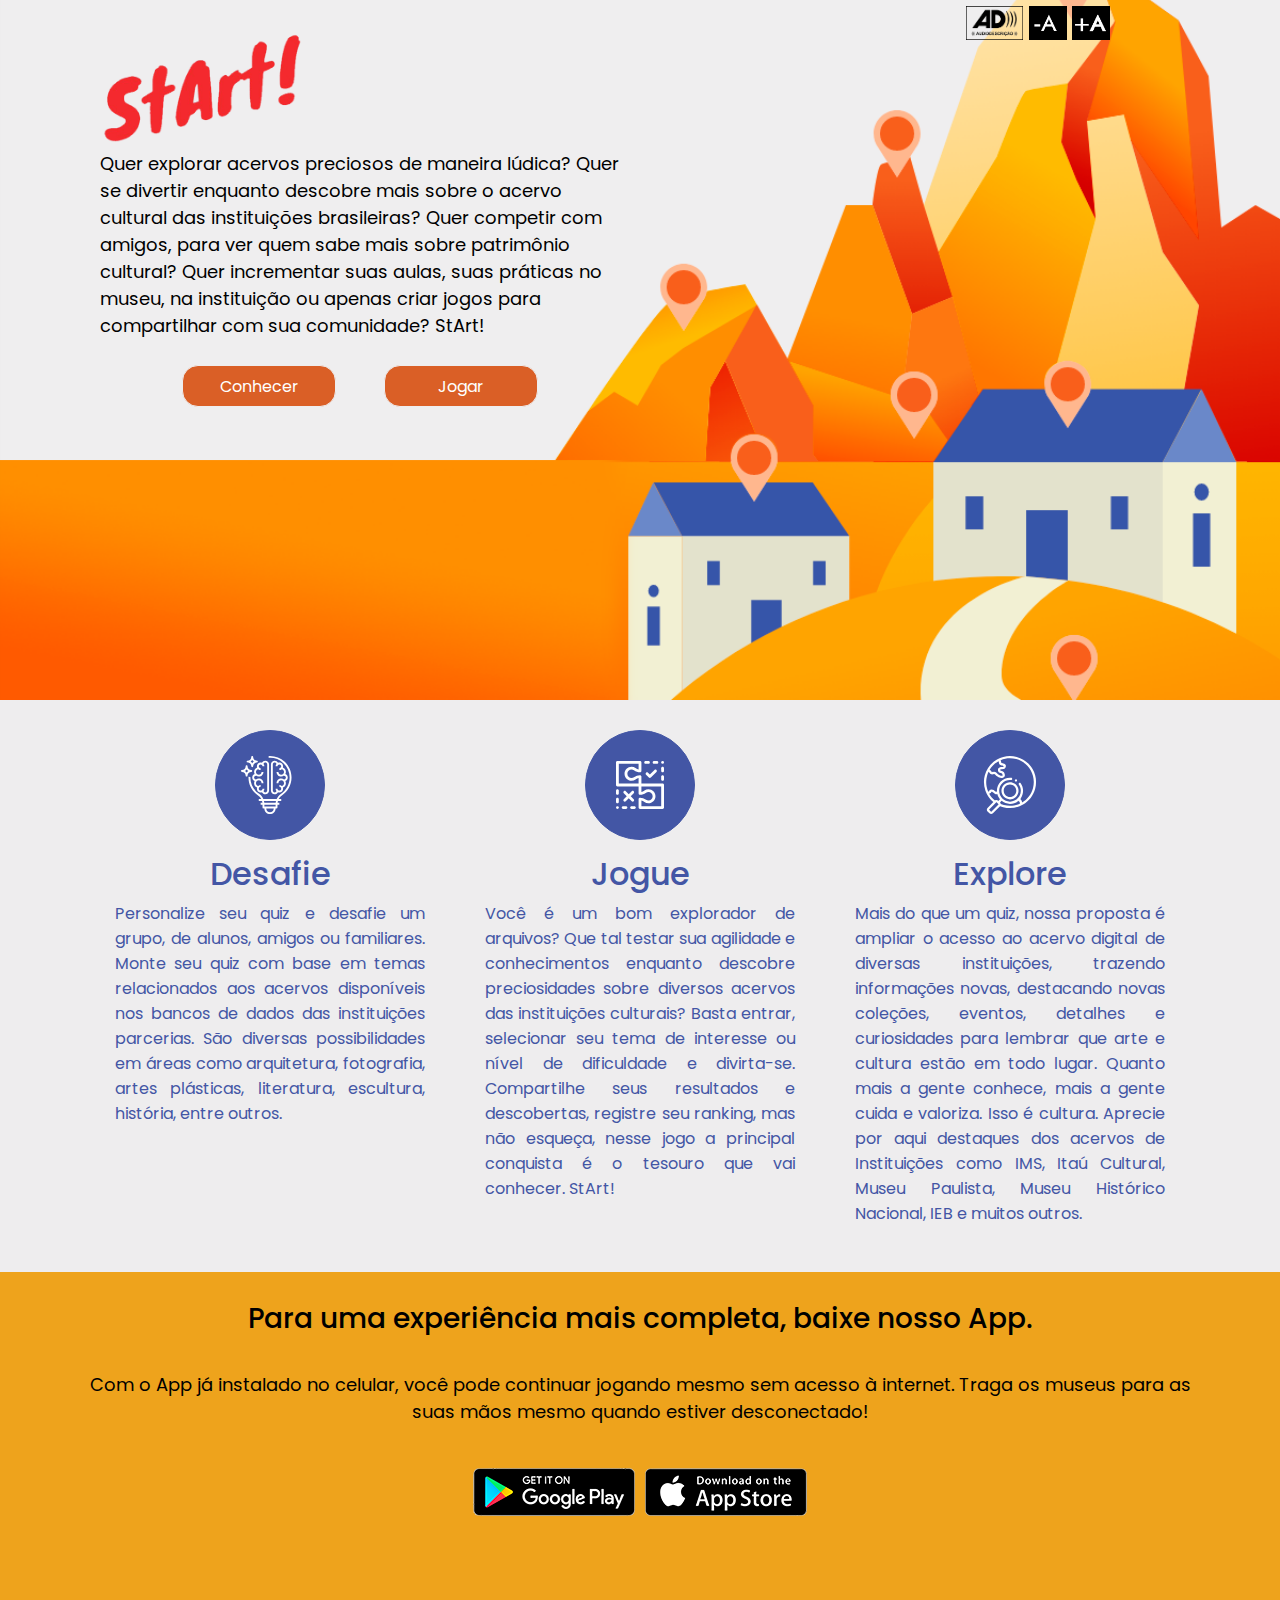
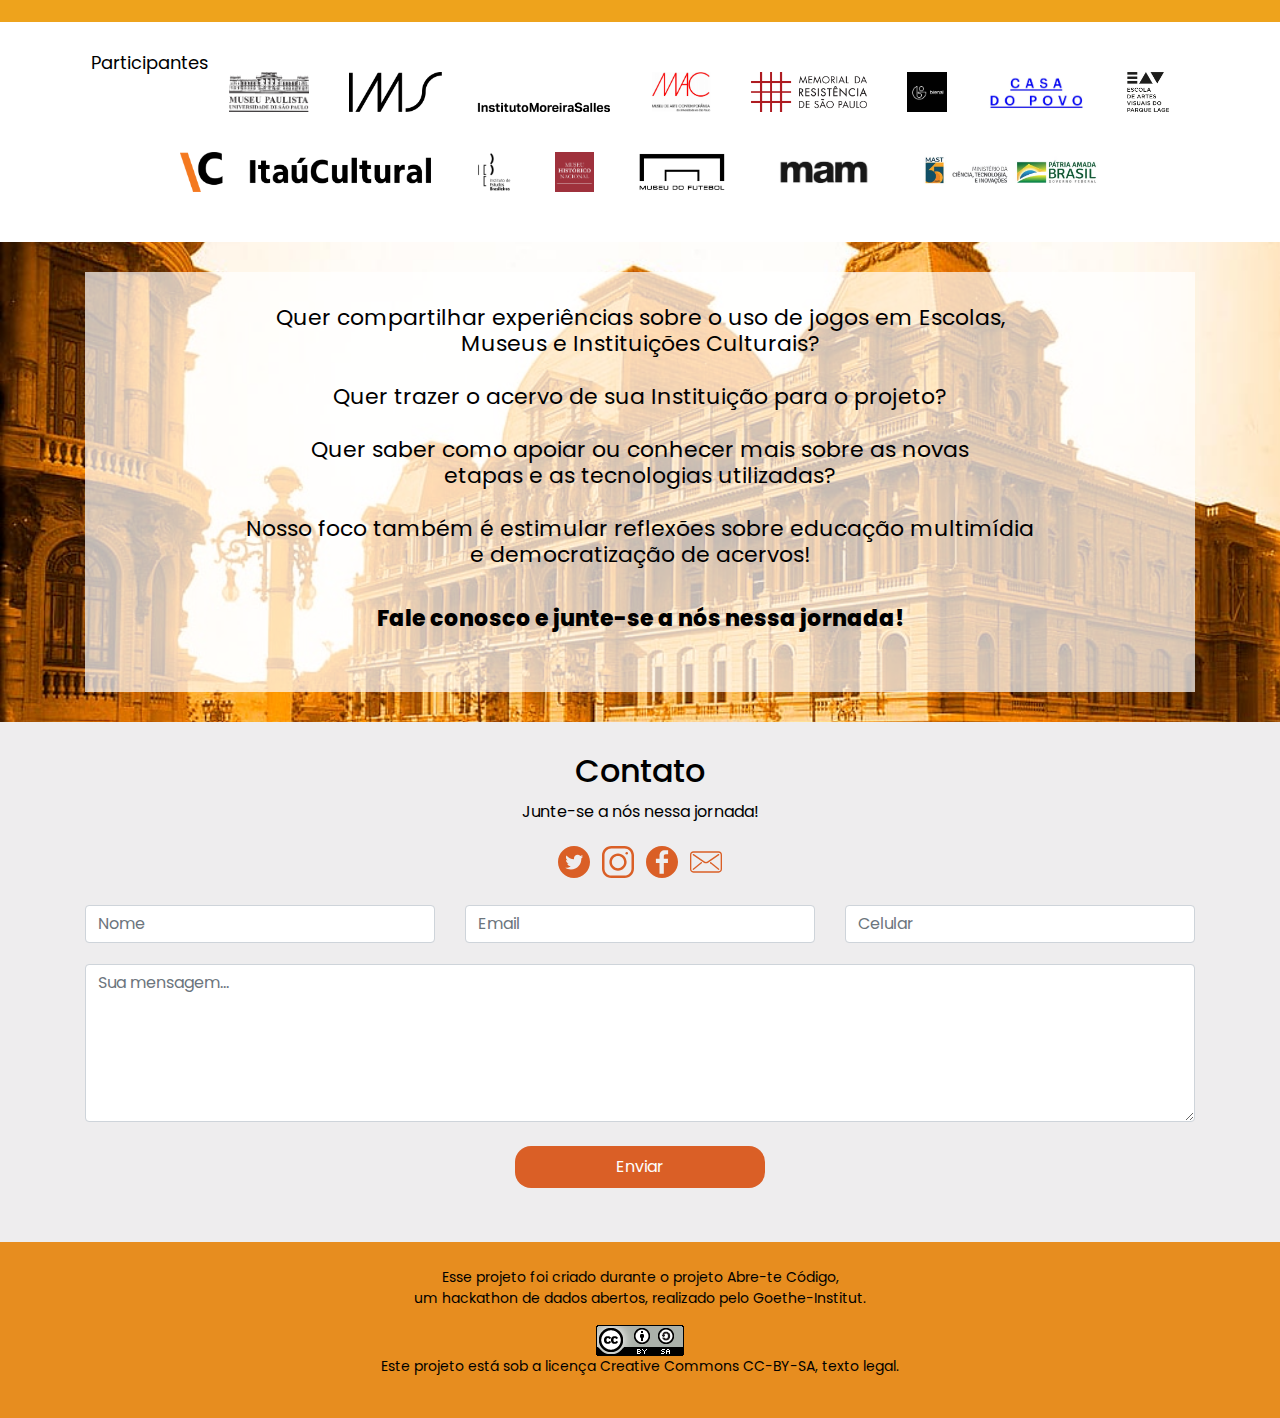
<file: index.html>
<!DOCTYPE html>
<html lang="pt">

<head>
  <meta charset="UTF-8">
  <title>stArt</title>
  <meta name="viewport" content="width=device-width, initial-scale=1.0">

  <meta name="description" content="stArt -  integrando tecnologia, cultura e acessibilidade">
  <meta property="og:type" content="website" />
  <meta property="og:title" content="stArt - sua fonte de cultura e diversão" />
  <meta property="og:description" content="stArt -  integrando tecnologia, cultura e acessibilidade" />
  <meta property="og:url" content="" />
  <meta property="og:image" content="" />

  <link rel="shortcut icon" href="./favicon.png">
  <link href="https://fonts.googleapis.com/css2?family=Poppins:wght@300;400;700&display=swap" rel="stylesheet">
  <link rel="stylesheet" href="css/bootstrap.min.css">
  <link rel="stylesheet" href="css/global.css">
</head>

<body id="principal">
  <div class="container conteudo-acessibilidade d-flex justify-content-end">
    <img src="./src/images/audiodescricao.png" class="ico-acessibilidade-audio" alt="áudio descrição">
    <img src="./src/images/ico-aumentar-fonte.png" class="ico-acessibilidade" alt="aumentar fonte">
  </div>

  <header id="sobre">
    <div class="container">
      <div class="d-flex align-items-top content-description">
        <div class="col-12">
          <img src="./src/images/logo-start.png" alt="Logo StArt" class="logo-start">
          <p>
            Quer explorar acervos preciosos de maneira lúdica? Quer se divertir enquanto descobre mais sobre o acervo cultural das instituições brasileiras? Quer competir com amigos, para ver quem sabe mais sobre patrimônio cultural? Quer incrementar suas aulas, suas práticas no museu, na instituição ou apenas criar jogos para compartilhar com sua comunidade? StArt!
          </p>
          <div class="col-12 d-flex justify-content-center content-buttons">
            <button class="mr-5">Conhecer</button>
            <button type="button" onclick="window.location.href='http://app-start.provisorio.ws/login.asp';">Jogar</button>
          </div>
        </div>
      </div>
    </div>

  </header>


  <section id="vantagens">

    <div class="container d-flex align-self-stretch">
      <div class="col-md-4 vantagens-itens">
        <div class="div-icons-vantagens">
          <img src="./src/images/ico-desafie.svg" class="icons-vantagens" alt="Imagem de uma lâmpada como analogia para pensamento">
        </div>
        <h2>Desafie</h2>
        <p>
          Personalize seu quiz e desafie um grupo, de alunos, amigos ou familiares. Monte seu quiz com base em temas relacionados aos acervos disponíveis nos bancos de dados das instituições parcerias. São diversas possibilidades em áreas como arquitetura, fotografia, artes plásticas, literatura, escultura, história, entre outros.
        </p>
      </div>
      <div class="col-md-4 vantagens-itens">
        <div class="div-icons-vantagens">
          <img src="./src/images/ico-jogue.svg" class="icons-vantagens-jogue" alt="Imagem de quatro peças um quebra-cabeça">
        </div>
        <h2>Jogue</h2>
        <p>
          Você é um bom explorador de arquivos? Que tal testar sua agilidade e conhecimentos enquanto descobre preciosidades sobre diversos acervos das instituições culturais? Basta entrar, selecionar seu tema de interesse ou nível de dificuldade e divirta-se. Compartilhe seus resultados e descobertas, registre seu ranking, mas não esqueça, nesse jogo a principal conquista é o tesouro que vai conhecer. StArt!
        </p>
      </div>
      <div class="col-md-4 vantagens-itens">
        <div class="div-icons-vantagens">
          <img src="./src/images/ico-explore.svg" class="icons-vantagens" alt="Imagem de uma lupa e um globo">
        </div>
        <h2>Explore</h2>
        <p>
          Mais do que um quiz, nossa proposta é ampliar o acesso ao acervo digital de diversas instituições, trazendo informações novas, destacando novas coleções, eventos, detalhes e curiosidades para lembrar que arte e cultura estão em todo lugar. Quanto mais a gente conhece, mais a gente cuida e valoriza. Isso é cultura. Aprecie por aqui destaques dos acervos de Instituições como IMS, Itaú Cultural, Museu Paulista, Museu Histórico Nacional, IEB e muitos outros.
        </p>
      </div>

    </div>
  </section>




  <section id="desafio">
    <div class="container">
      <div class="conteudo-desafio d-flex align-items-center">

        <div class="text-center">
          <h3>Para uma experiência mais completa, baixe nosso App.</h3>
          <br>
          <p> Com o App já instalado no celular, você pode continuar jogando mesmo sem acesso à internet. Traga os museus para as suas mãos mesmo quando estiver desconectado!</p>
          <br>
          <div class="col-12 d-flex align-items-center justify-content-center">
            <img src="./src/images/ico-appstore.png" alt="icones Google Store e AppleStore"> </div>
        </div>

      </div>
    </div>
  </section>


  <section id="casas-cultura">

    <div class="container d-flex align-self-stretch flex-wrap justify-content-center">
      <h3>Participantes</h3><br>
      <img src="./src/images/museus/museu-paulista-da-usp.gif" class="logos-cultura">
      <img src="./src/images/museus/ims_id_assinatura.jpg" class="logos-cultura">
      <img src="./src/images/museus/mac.jpg" class="logos-cultura">
      <img src="./src/images/museus/memorial-da-resistncia.png" class="logos-cultura">
      <img src="./src/images/museus/bienal.jpg" class="logos-cultura">
      <img src="./src/images/museus/cp.jpg" class="logos-cultura">
      <img src="./src/images/museus/eav-parque-lage.png" class="logos-cultura">
      <img src="./src/images/museus/ita-cultural.png" class="logos-cultura">
      <img src="./src/images/museus/ieb.jpg" class="logos-cultura">
      <img src="./src/images/museus/museu-histrico-nacional.jpg" class="logos-cultura">
      <img src="./src/images/museus/mdf.jpg" class="logos-cultura">
      <img src="./src/images/museus/mam.jpg" class="logos-cultura">
      <img src="./src/images/museus/mast.jpg" class="logos-cultura">





    </div>
  </section>


  <section id="encontre-cultura">
    <div class="container">
      <div class="d-flex align-items-center justify-content-center conteudo-cultura">
        <h3>Quer compartilhar experiências sobre o uso de jogos em Escolas,<br class="visible-lg">
          Museus e Instituições Culturais?
          <br><br>
          Quer trazer o acervo de sua Instituição para
          o projeto?
          <br><br>Quer saber como apoiar ou conhecer mais sobre as novas <br class="visible-lg">etapas e as
          tecnologias utilizadas?
          <br><br>Nosso foco também é estimular reflexões sobre educação multimídia<br>
          e democratização de acervos!
        </h3>
        <span>Fale conosco e junte-se a nós nessa jornada!</span>
      </div>
    </div>
  </section>

  <section id="contato">
    <div class="container">
      <div class="row">
        <div class="col-12 text-center">
          <h2>Contato</h2>
          <p>Junte-se a nós nessa jornada!</p>
          <div class="col-12 d-flex justify-content-center">
            <img src="./src/images/ico-twitter.svg" class="ico-redes" alt="icone Twitter">
            <img src="./src/images/ico-instagram.svg" class="ico-redes" alt="icone instagram">
            <img src="./src/images/ico-facebook-logo.svg" class="ico-redes" alt="icone Facebook">
            <img src="./src/images/ico-email.svg" class="ico-redes" alt="icone Email">
          </div>
        </div>
        <div class="col-12 text-center">
          <form class="contact-form row">
            <div class="col-md-4">
              <label></label>
              <input type="text" class="form-control" placeholder="Nome">
            </div>
            <div class="col-md-4">
              <label></label>
              <input type="text" class="form-control" placeholder="Email">
            </div>
            <div class="col-md-4">
              <label></label>
              <input type="text" class="form-control" placeholder="Celular">
            </div>
            <div class="col-md-12">
              <label></label>
              <textarea class="form-control" rows="6" placeholder="Sua mensagem..."></textarea>
            </div>

            <div class="col-12 d-flex justify-content-center py-4">
              <label></label>
              <button type="button">Enviar</button>
            </div>
          </form>

        </div>
      </div>
    </div>
  </section>


  <footer>
    <div class="container">
      <div>
        <p>
          Esse projeto foi criado durante o projeto Abre-te Código, <br>um hackathon de dados abertos, realizado pelo Goethe-Institut.
        </p>
        <p>
          <a href="https://creativecommons.org/licenses/by-sa/4.0/legalcode">
            <img src="./src/images/88x31.png">
            <br>Este projeto está sob a licença Creative Commons CC-BY-SA, texto legal.
          </a>
        </p>
      </div>
    </div>
  </footer>

  <script type="text/javascript" src="js/jquery-3.3.1.slim.min.js"></script>
  <script type="text/javascript" src="js/popper.min.js"></script>
  <script type="text/javascript" src="js/bootstrap.js"></script>
</body>

</html>
</file>
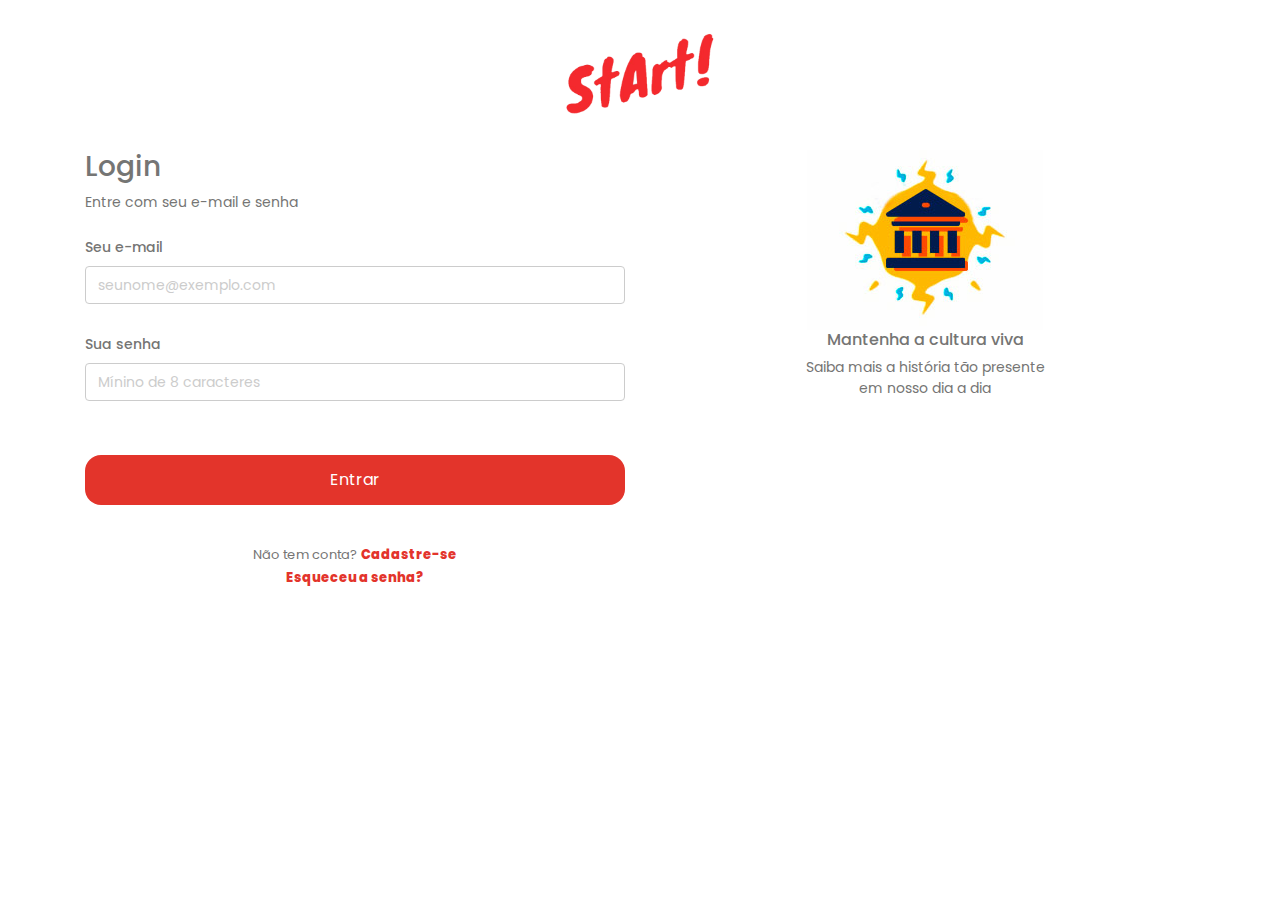
<file: login.html>
<!DOCTYPE html>
<html lang="en">

<head>

  <head>
    <meta charset="UTF-8">
    <title>stArt</title>
    <meta name="viewport" content="width=device-width, initial-scale=1.0">

    <meta name="description" content="stArt -  integrando tecnologia, cultura e acessibilidade">
    <meta property="og:type" content="website" />
    <meta property="og:title" content="stArt - sua fonte de cultura e diversão" />
    <meta property="og:description" content="stArt -  integrando tecnologia, cultura e acessibilidade" />
    <meta property="og:url" content="" />
    <meta property="og:image" content="" />

    <link rel="shortcut icon" href="./favicon.png">

    <link href="https://fonts.googleapis.com/css2?family=Poppins:wght@300;400;500;700&display=swap" rel="stylesheet">
    <link rel="stylesheet" href="css/bootstrap.min.css">
    <link rel="stylesheet" href="css/global.css">
  </head>

<body id="login">

  <section id="login-app">

    <div class="container d-flex align-items-center justify-content-center">
      <div class="row">
        <div class="col-12 text-center">
          <img src="/src/images/logo-start.png" alt="" class="logo">
        </div>

        <div class="col-xs-12 col-sm-6">
          <div>
            <h3>Login</h3>
            <p>Entre com seu e-mail e senha</p>
            <form class="contact-form row py-2">

              <div class="col-12">
                <label>Seu e-mail</label>
                <input type="text" class="form-control" placeholder="seunome@exemplo.com">
              </div>

              <div class="col-12">
                <label>Sua senha</label>
                <input type="password" name="senha" class="form-control" placeholder="Mínino de 8 caracteres">
              </div>


              <div class="col-12 d-flex justify-content-center py-4">
                <label></label>
                <button type="button">Entrar</button>
              </div>

              <div class="col-12 py-3 text-center text-esqueceu">
                <p>Não tem conta? <a href="#">Cadastre-se</a></p>
                <a href="#">
                  <p>Esqueceu a senha?</p>
                </a>
              </div>

            </form>
          </div>
        </div>
        <div class="col-xs-12 col-sm-6 d-flex align-items-center content-slider">
          <div class="text-center">
            <img src="/src/images/slider.jpg" alt="">
            <h4>Mantenha a cultura viva</h4>
            <p>Saiba mais a história tão presente<br> em nosso dia a dia</p>
          </div>
        </div>
      </div>

  </section>

  <script type="text/javascript" src="js/jquery-3.3.1.slim.min.js"></script>
  <script type="text/javascript" src="js/popper.min.js"></script>
  <script type="text/javascript" src="js/bootstrap.js"></script>
</body>

</html>
</file>
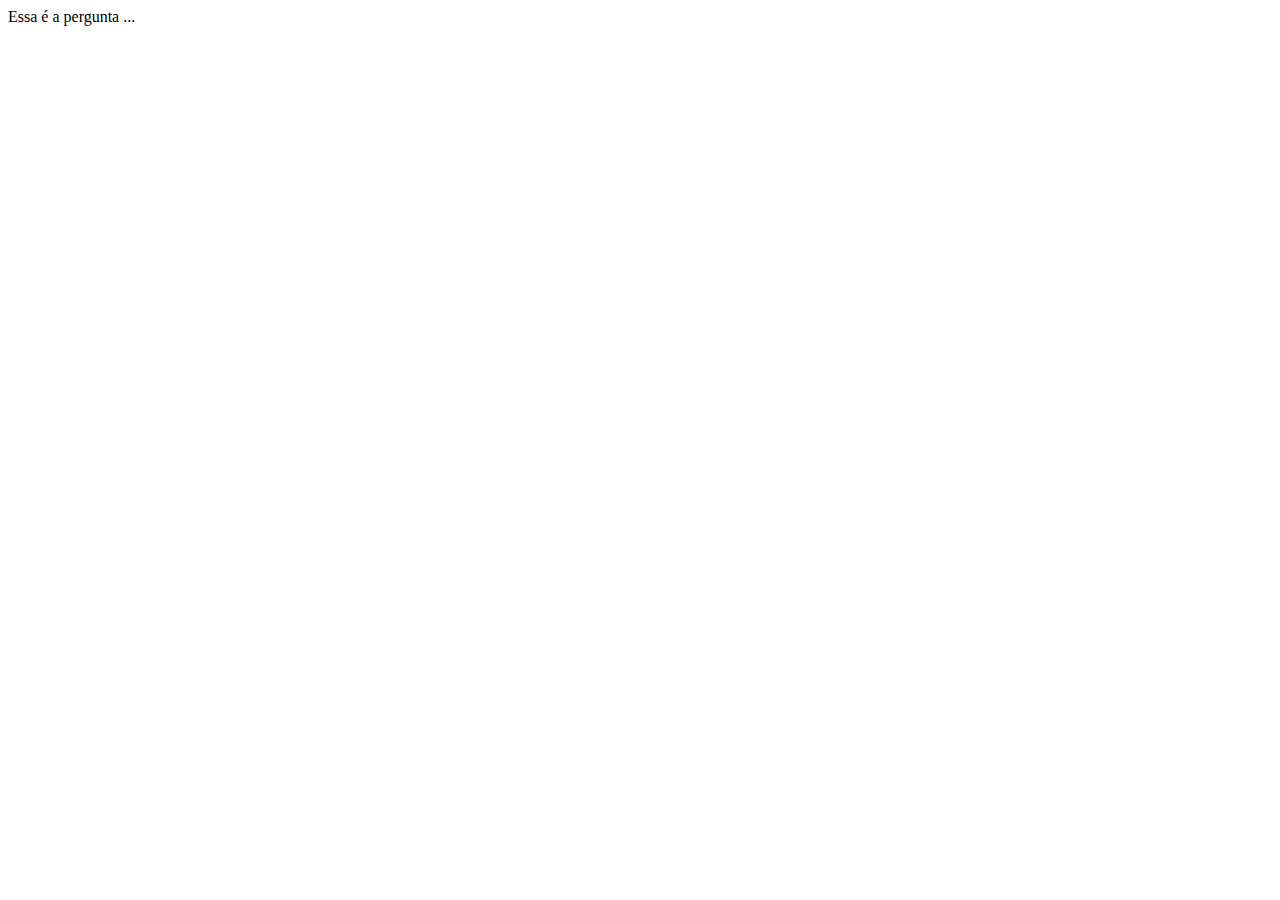
<file: pergunta.html>
<!DOCTYPE html>
<html lang="pt">

<head>
  <meta charset="UTF-8">
  <meta name="viewport" content="width=device-width, initial-scale=1.0">
  <title>Editing question</title>
</head>

<body>
  Essa é a pergunta ...
</body>

</html>
</file>
<file: css/global.css>
/* * {
  margin: 0;
  padding: 0;
  box-sizing: border-box;
} */

body {
  color: #000000;
  background: #eeedee;
}

body, input, button, text-area {
  font: 400 14px 'Poppins', sans-serif;
}

section {
  padding: 30px 0;
}
.nav-login img {
  width: 130px;
}
.paginas-gerais {
  background: #ffffff;
  color: #757574;
}

#principal header .navbar {
  background-color: transparent !important;
}

#principal header .navbar a {
  color: #000000;
}

#principal .conteudo-acessibilidade {
  position: absolute;
  width: 100vw;
  padding: 6px 30px;
  display: flex;
  justify-content: end;
  text-align: right;
  z-index: 8;
}

#principal .conteudo-acessibilidade .ico-acessibilidade {
  height: 34px;
}

#principal .conteudo-acessibilidade .ico-acessibilidade-audio {
  height: 34px;
  padding-right: 6px;
}

#sobre { 
  position: relative;
  height: 100vh;
  max-height: 700px;
  background: #eeedee;
  background: url('../src/images/imagem-abertura.svg');
  background-size: cover;
  background-repeat: no-repeat;
  background-position: bottom center;
}

#sobre .logo-start {
  height: 120px;
}

#sobre h1 {
  color: #DA5F26;
}

#sobre p {
  font-size: 18px;
}


#sobre .content-description {
  padding-top: 30px;
  height: 100vh;
  max-height: 680px;
  max-width: 550px;
}


#sobre .conteudo-acessibilidade {
  padding: 10px 0;
}



#sobre .content-description .content-buttons {
  padding: 10px 0;
  font-weight: 800;
}

#sobre .content-description button {
  font-weight: 400;
  font-size: 16px;
  width: 154px;
  height: 42px;
  border: 0;
  background: #DA5F26;
  border-radius: 16px;
  color:#FFF;
  border: 1px solid #eeedee;

  cursor: pointer;

  transition: background-color 0.2s;

  display: flex;
  justify-content: center;
  align-items: center;
}

#sobre .content-description button a:hover,
#sobre .content-description button:hover {
  background: #EEA31C;
  font-weight: 800;
}

#vantagens p, #vantagens h2 {
  color: #4356A5;
}

#vantagens .vantagens-itens {
  display: flex;
  flex-direction: column; 
  justify-content: start;
  align-items: center;
  padding: 0 30px;
  text-align: justify;
}

#vantagens .vantagens-itens p {
  font-size: 16px;
}

#vantagens .div-icons-vantagens {
  padding: 10px;
  height: 110px;
  width: 110px;
  border-radius:100px;
  background: #4356A5;
  border: 1px solid #4356A5;

  display: flex;
  justify-content: center;
  align-items: center;  
  margin-bottom: 15px;
}

#vantagens .icons-vantagens-jogue {
  height: 48px;
}

#vantagens .icons-vantagens {
  height: 58px;
}

#casas-cultura {
  background: #FFF;
}

#casas-cultura h3 {
  font-size: 18px;
  font-weight: 400;
  text-align: center;
  padding-bottom: 10px;
}

#casas-cultura .logos-cultura {
  height: 40px;
  margin: 20px;
  /* object-fit: cover; */
}



#desafio { 
  height: 100vh;
  max-height: 350px;
  background: #EEA31C;
  color: #000000;
}
#desafio .conteudo-desafio { 
  font-size: 18px;
  font-weight: 400;
  position: relative;
  max-height: 350px;
}

#encontre-cultura {
  height: 100vh;
  max-height: 480px;
  background: #eeedee;
  background: url('../src/images/background-saopaulo.jpg') center center;
  background-size: cover;
  background-repeat: no-repeat;

  display: flex;
  align-items: center;
  /* flex-direction: column; */
}

#encontre-cultura .conteudo-cultura { 
  padding: 35px;
  max-height: 420px;
  background-color: rgba(255, 255, 255, 0.7);
  flex-direction: column; 
}

#encontre-cultura .conteudo-cultura h3 {  
  text-align: center;
  font-size: 22px;
  font-weight: 400;
}

#encontre-cultura .conteudo-cultura span {  
  padding: 25px 0;
  font-size: 22px;
  font-weight: 800;
}

#contato h1 {
  color: #DA5F26;
}

#contato p {
  font-size: 16px;
}

#contato button {
  font-weight: 400;
  font-size: 16px;
  width: 250px;
  height: 42px;
  border: 0;
  background: #DA5F26;
  border-radius: 16px;
  color:#FFF;

  cursor: pointer;

  transition: background-color 0.2s;

  display: flex;
  justify-content: center;
  align-items: center;
}

#contato button a:hover,
#contato button:hover {
  background: #EEA31C;
  font-weight: 800;
}
#contato .ico-redes {
  height: 44px;
  width: 44px;
  padding: 6px;
}

#login {
  background: #FFFFFF;
}

#login-app {
  height: 100vh;
  display: flex;
  align-items: center;
  justify-content: start;
  flex-direction: column;
}
  
#login-app, #login-app .form-control input  {
  color:#757574;
}
#login-app .logo, #conteudo-play .logo {
  max-height: 90px;
  margin-bottom: 30px;
}

#login-app h3, #conteudo-play h3{
  font-weight: 500;
}

#login-app ::placeholder {
  color:#cccccc;
  font-size: 14px;
}

#login-app label {
  font-weight: 500;
}

#login-app input {
  margin-bottom: 30px;
}

#login-app .form-control {
  color: #757574;
  border: 1px solid #cccccc;
  border-radius: .25rem;  
}

#login-app button {
  font-weight: 400;
  font-size: 16px;
  width: 100%;
  height: 50px;
  border: 0;
  background: #e3342b;
  border-radius: 16px;
  color:#FFF;

  cursor: pointer;
  transition: background-color 0.2s;

  display: flex;
  justify-content: center;
  align-items: center;
}

#login-app button a:hover,
#login-app button:hover {
  background: #EEA31C;
  font-weight: 500;
}

#login-app a:hover,
#login-app a {
  color: #e3342b;
  text-decoration: none;
  font-weight: 800;
}
#login-app .text-esqueceu p {
 margin-bottom: 0.2rem;
 font-size: 13px;
}

#login-app .content-slider h4 {
font-weight: 500;
font-size: 16px;
}
#login-app .content-slider {
  display: block;
  flex-direction: column;
}

#playing-app {
  transition: margin-left .5s;
}

#conteudo-play .box-jogo-perguntas {   
  display: flex;
  align-items: center;
  justify-content: center;
  margin-bottom: 20px;
}

#conteudo-play .box-jogo-perguntas h4 {
  font-size: 16px;
  font-weight: 500;
}

#conteudo-play .box-jogo-perguntas span {
  padding-top: 8px;
  display: block;
  width: 100%;
  font-size: 13px;
  font-weight: 400;
  font-style: italic;
}

#conteudo-play .box-jogo-perguntas button {   
  font-weight: 400;
  font-size: 14px;
  width: 100%;
  height: 30px;
  border: 0;
  background: #757574;
  border-radius: 16px;
  color:#FFF;
  margin: 0;

  cursor: pointer;
  transition: background-color 0.2s;

  display: flex;
  justify-content: center;
  align-items: center;
}

#conteudo-play .box-jogo-perguntas button a:hover,
#conteudo-play .box-jogo-perguntas button:hover {
  background: #d2d2d2;
  font-weight: 500;
}

#conteudo-play .box-jogo-perguntas .content-pergunta {
   border-radius: 5px;
  border: 1px solid #757574;  
  padding: 15px;
   min-height: 210px;
}

#conteudo-play .box-jogo-perguntas .content-pergunta p {
   margin-bottom: 0;
}

#conteudo-play .box-jogo-perguntas .content-pergunta .resposta {
   font-style: italic;
   font-size: 13px;
}

#conteudo-play .box-jogo-perguntas .content-pergunta .numeroPergunta {
  position: absolute;
  bottom: 0;
  right: 0;
  text-align: right;
   font-size: 36px;
   font-weight: 500;
   margin: 5px 15px;
}
#conteudo-play .tema-quiz {
  color: #e3342b;
}

#conteudo-play a:hover,
#conteudo-play a {
  color: #757574;
  text-decoration: none
}

.footer-perguntas {
  border-top: 1px solid #CCCCCC;

  width: 100%;
  padding: 25px 0;
  left: 0;
  bottom: 0;  
  text-align: center;
}

.footer-perguntas button {
  font-weight: 400;
  font-size: 16px;
  width: 70%;
  height: 50px;
  border: 0;
  background: #e3342b;
  border-radius: 16px;
  color:#FFF;

  cursor: pointer;
  transition: background-color 0.2s;

  display: flex;
  justify-content: center;
  align-items: center;
}

.footer-perguntas button a:hover,
.footer-perguntas button:hover {
  background: #EEA31C;
  font-weight: 500;
}


footer {
  padding: 25px 0;
  left: 0;
  bottom: 0;
  width: 100%;
  background: #E78D1F;
  text-align: center;
}

footer p, footer a {
  font-size: 14px;  
  color: #000000;
}

footer a {
  font-size: 14px;  
  color: #000000;
  text-decoration: none;
}

#playing-app footer {
  border-top: 1px solid #CCCCCC;
  background: #FFFFFF;
}





@media only screen and (max-width: 980px) {
  section {
    padding: 15px 0;
  }
  #sobre .content-description {
    padding-top: 15px;
  }

  #encontre-cultura, #encontre-cultura .conteudo-cultura { 
    padding: 20px;
    max-height: 600px;
  }
  
  #encontre-cultura .conteudo-cultura span {  
    padding: 20px 0;
    font-size: 18px;
  }

}







/* NAV EDIT QUESTION */
#editQuestion {
  display: none;
  visibility: hidden;
  background: #ffffff;
  border: 0;
  overflow: auto;
  overscroll-behavior: contain;

}
#editQuestion {
  padding: 15px;
}

.editSidenav {
  padding-top: 60px; /* Place content 60px from the top */
  height: 100vh; /* 100% Full-height */
  width: 0; /* 0 width - change this with JavaScript */
  position: fixed; /* Stay in place */
  top: 0; /* Stay at the top */
  right: 0;
  background-color: #FFFFFF; /* Black*/
  overflow-x: hidden; /* Disable horizontal scroll */  
  transition: 0.5s; /* 0.5 second transition effect to slide in the sidenav */
  z-index: 10; /* Stay on top */
}

#boxQuestion {
  position: absolute;
 background:rgba(0,0,0,0.4);
 visibility: hidden;
 display: none;
 z-index: 5;
 width: 100vw;
 height: 100vh;
}

.iFrameConteudo .formSidenav {
  padding-top: 15px;
}
.iFrameConteudo .editSidenav a,
.iFrameConteudo a {
  padding: 8px 8px 8px 32px;
  text-decoration: none;
  font-size: 25px;
  color: #818181;
  display: block;
  transition: 0.3s;
}

.iFrameConteudo a:hover {
  text-decoration: none;
  
}

.iFrameConteudo .closebtn {
  position: absolute;
  top: 0;
  right: 25px;
  font-size: 48px;
  margin-left: 50px;
  z-index: 999;
  padding: 0;
}


.iFrameConteudo {
  background: #ffffff;
  
}
.iFrameConteudo .editSidenav .formSidenav {
  margin-left: 18px;
}

.iFrameConteudo.editSidenav .formSidenav .contact-form {
  position: absolute;
  width: 100%;
}
.iFrameConteudo .editSidenav .formSidenav .contact-form .form-check {
   display: block;
   flex-direction: column;
  width: 100%;
}
.iFrameConteudo .formSidenav input, .iFrameConteudo .formSidenav textarea,
.iFrameConteudo .formSidenav .contact-form .form-check input, 
.iFrameConteudo .formSidenav .contact-form .form-check textarea {
  border: #757574 1px solid;
  border-radius: 5px;
  color: #222222;
}

.iFrameConteudo .formSidenav .contact-form .borderResposta {
  border: #2eda1c 2px solid;
}

.iFrameConteudo .formSidenav .lembrete, 
.iFrameConteudo .formSidenav .contact-form .form-check .lembrete {
 color:#e3342b;
 font-size: 13px;
 font-style: italic;
}

.iFrameConteudo .formSidenav .imagemQuestion {
  border: #757574 1px solid;
  border-radius: 5px;
  object-fit: cover;
  width: 280px;
  max-height: 90px;
  background-position: center top;
}

.iFrameConteudo .formSidenav .form-check {
 font-weight: 500;
 font-size: 16px;
 margin-top: 10px; 
}
.iFrameConteudo label {
 font-weight: 500;
}



.iFrameConteudo button {
  font-weight: 400;
  font-size: 16px;
  width: 154px;
  height: 42px;
  border: 0;
  background: #e3342b;
  border-radius: 16px;
  color:#FFF;
  border: 1px solid #eeedee;

  cursor: pointer;

  transition: background-color 0.2s;

  display: flex;
  justify-content: center;
  align-items: center;
}

.iFrameConteudo button a:hover,
.iFrameConteudo button:hover {
  background: #EEA31C;
  font-weight: 800;
}


@media screen and (max-height: 450px) {
  .editSidenav {padding-top: 15px;}
  .editSidenav a {font-size: 18px;}
}
</file>
